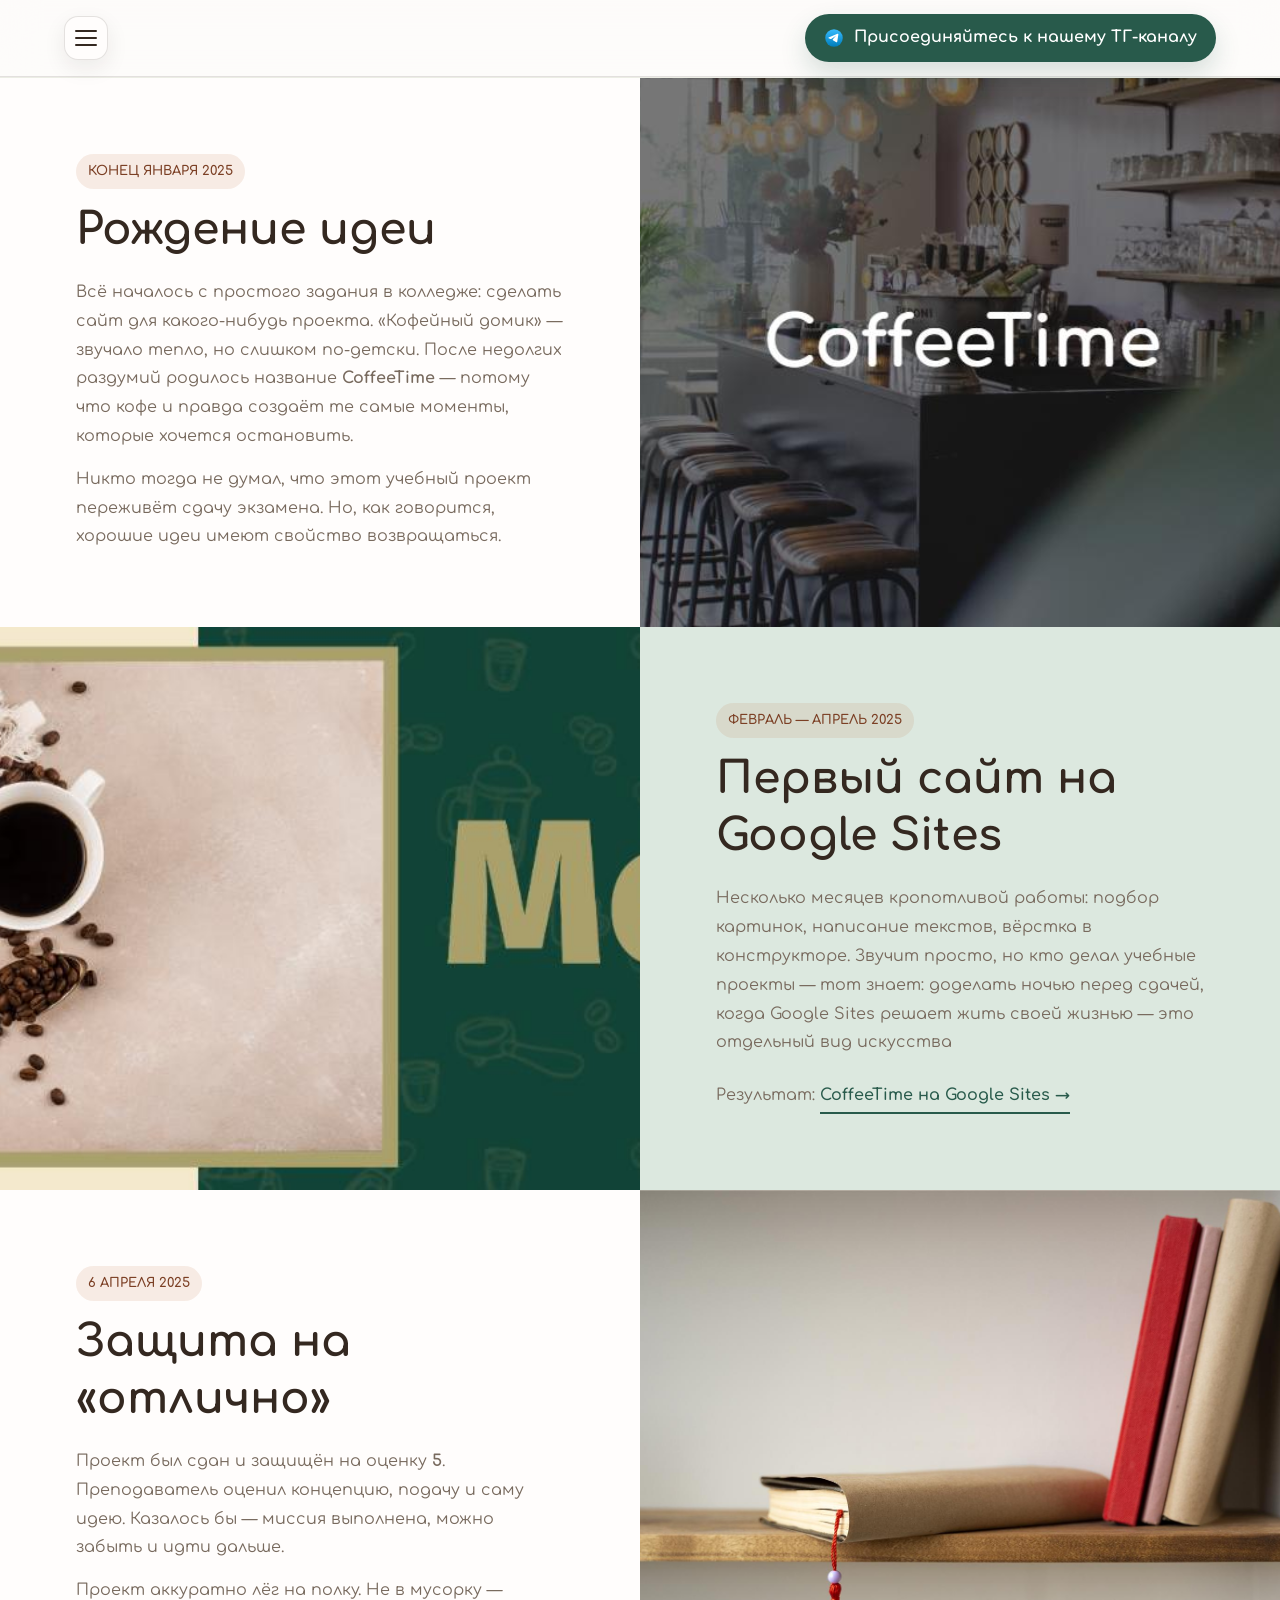
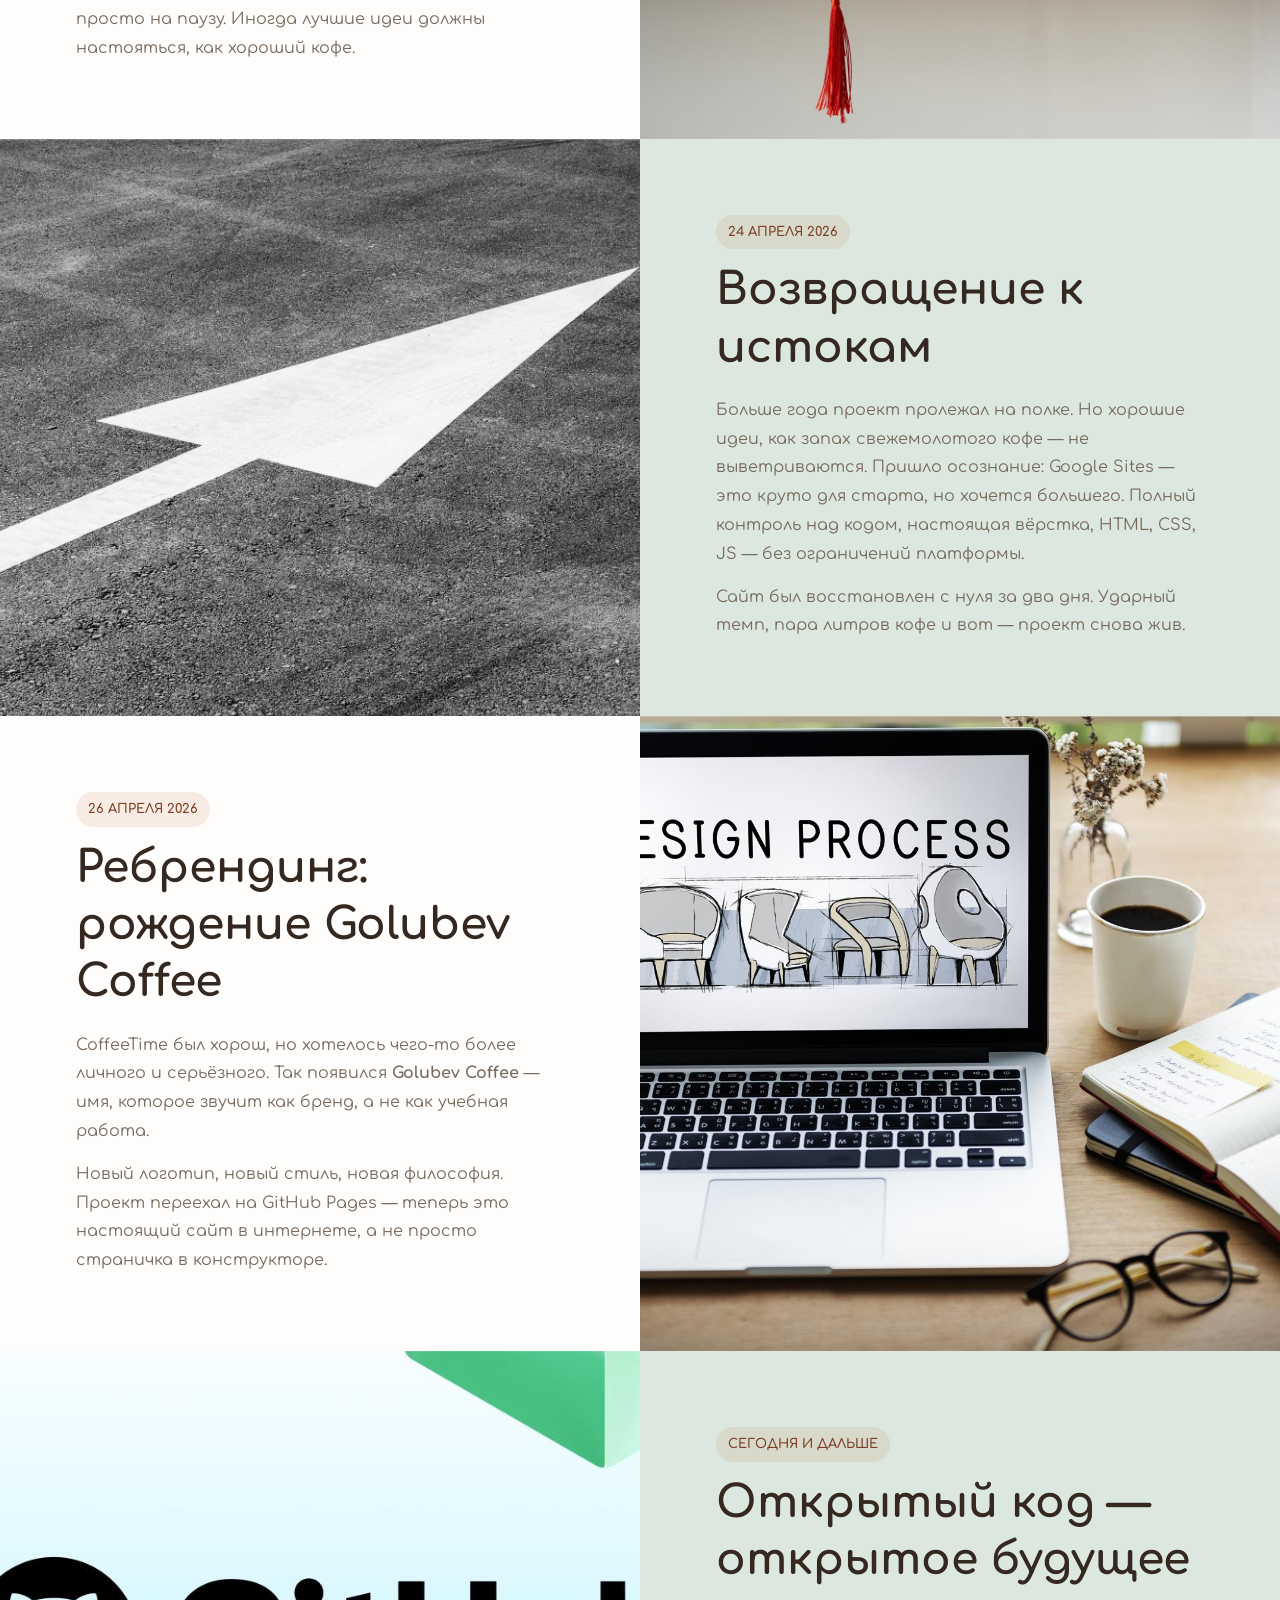
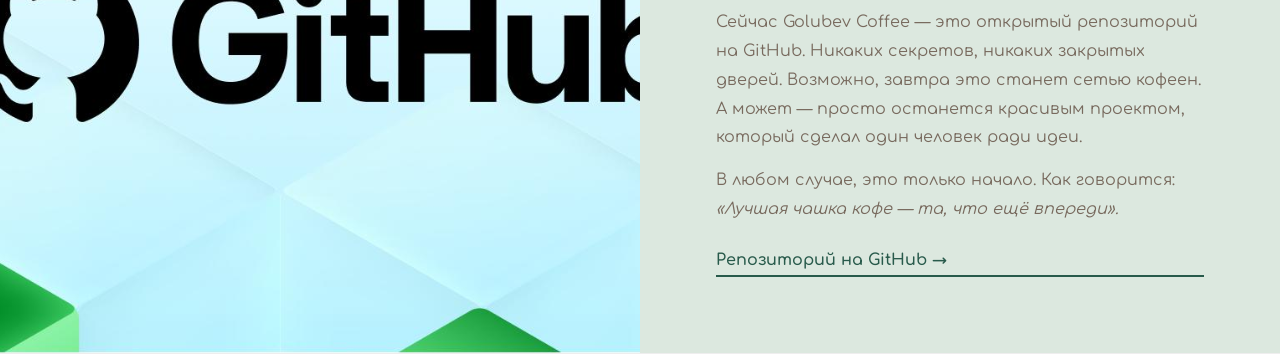
<file: about.html>
﻿<!DOCTYPE html>
<html lang="ru">
<head>
  <meta charset="UTF-8">
  <meta name="viewport" content="width=device-width, initial-scale=1.0">
  <title>О Golubev Coffee</title>
  <link rel="icon" type="image/svg+xml" href="assets/images/ui/logo.svg" sizes="any">
  <link rel="stylesheet" href="assets/css/variables.css">
  <link rel="stylesheet" href="assets/css/base.css">
  <link rel="stylesheet" href="assets/css/layout.css">
  <link rel="stylesheet" href="assets/css/components.css">
  <link rel="stylesheet" href="assets/css/pages/about.css">
  <link rel="stylesheet" href="assets/css/responsive.css">
  <link rel="stylesheet" href="assets/css/redesign.css">
</head>
<body>

  <!-- КОНТЕНТ СТРАНИЦЫ -->
  <section class="about-page">
    <!-- БЛОК 1: Рождение идеи — текст слева, фото справа -->
    <div class="story-block">
      <div class="story-text">
        <span class="story-date">Конец января 2025</span>
        <h2>Рождение идеи</h2>
        <p>Всё началось с простого задания в колледже: сделать сайт для какого-нибудь проекта. «Кофейный домик» — звучало тепло, но слишком по-детски. После недолгих раздумий родилось название <strong>CoffeeTime</strong> — потому что кофе и правда создаёт те самые моменты, которые хочется остановить.</p>
        <p>Никто тогда не думал, что этот учебный проект переживёт сдачу экзамена. Но, как говорится, хорошие идеи имеют свойство возвращаться.</p>
      </div>
      <div class="story-image" style="background-image: url('assets/images/optimized/coffeetime1.jpg');"></div>
    </div>

    <!-- БЛОК 2: Первый сайт — фото слева, текст справа -->
    <div class="story-block story-block--reverse">
      <div class="story-image" style="background-image: url('assets/images/optimized/coffeetime2.jpg');"></div>
      <div class="story-text">
        <span class="story-date">Февраль — Апрель 2025</span>
        <h2>Первый сайт на Google Sites</h2>
        <p>Несколько месяцев кропотливой работы: подбор картинок, написание текстов, вёрстка в конструкторе. Звучит просто, но кто делал учебные проекты — тот знает: доделать ночью перед сдачей, когда Google Sites решает жить своей жизнью — это отдельный вид искусства</p>
        <p>Результат: <a href="https://sites.google.com/view/coffee-time-ivanovo/главная?authuser=0" target="_blank" class="story-link">CoffeeTime на Google Sites →</a></p>
      </div>
    </div>

    <!-- БЛОК 3: Защита — текст слева, фото справа -->
    <div class="story-block">
      <div class="story-text">
        <span class="story-date">6 апреля 2025</span>
        <h2>Защита на «отлично»</h2>
        <p>Проект был сдан и защищён на оценку <strong>5</strong>. Преподаватель оценил концепцию, подачу и саму идею. Казалось бы — миссия выполнена, можно забыть и идти дальше.</p>
        <p>Проект аккуратно лёг на полку. Не в мусорку — просто на паузу. Иногда лучшие идеи должны настояться, как хороший кофе.</p>
      </div>
      <div class="story-image" style="background-image: url('assets/images/optimized/coffeetime3.jpg');"></div>
    </div>

    <!-- БЛОК 4: Возвращение — фото слева, текст справа -->
    <div class="story-block story-block--reverse">
      <div class="story-image" style="background-image: url('assets/images/optimized/coffeetime4.jpg');"></div>
      <div class="story-text">
        <span class="story-date">24 апреля 2026</span>
        <h2>Возвращение к истокам</h2>
        <p>Больше года проект пролежал на полке. Но хорошие идеи, как запах свежемолотого кофе — не выветриваются. Пришло осознание: Google Sites — это круто для старта, но хочется большего. Полный контроль над кодом, настоящая вёрстка, HTML, CSS, JS — без ограничений платформы.</p>
        <p>Сайт был восстановлен с нуля за два дня. Ударный темп, пара литров кофе и вот — проект снова жив.</p>
      </div>
    </div>

    <!-- БЛОК 5: Ребрендинг — текст слева, фото справа -->
    <div class="story-block">
      <div class="story-text">
        <span class="story-date">26 апреля 2026</span>
        <h2>Ребрендинг: рождение Golubev Coffee</h2>
        <p>CoffeeTime был хорош, но хотелось чего-то более личного и серьёзного. Так появился <strong>Golubev Coffee</strong> — имя, которое звучит как бренд, а не как учебная работа.</p>
        <p>Новый логотип, новый стиль, новая философия. Проект переехал на GitHub Pages — теперь это настоящий сайт в интернете, а не просто страничка в конструкторе.</p>
      </div>
      <div class="story-image" style="background-image: url('assets/images/optimized/coffeetime5.jpg');"></div>
    </div>

    <!-- БЛОК 6: Будущее — фото слева, текст справа -->
    <div class="story-block story-block--reverse">
      <div class="story-image" style="background-image: url('assets/images/optimized/coffeetime6.jpg');"></div>
      <div class="story-text">
        <span class="story-date">Сегодня и дальше</span>
        <h2>Открытый код — открытое будущее</h2>
        <p>Сейчас Golubev Coffee — это открытый репозиторий на GitHub. Никаких секретов, никаких закрытых дверей. Возможно, завтра это станет сетью кофеен. А может — просто останется красивым проектом, который сделал один человек ради идеи.</p>
        <p>В любом случае, это только начало. Как говорится: <em>«Лучшая чашка кофе — та, что ещё впереди».</em></p>
        <a href="https://github.com/Ilyushkaa7/golubevcoffee" target="_blank" class="story-link">Репозиторий на GitHub →</a>
      </div>
    </div>
  </section>
  <script src="assets/js/main.js" defer></script>
</body>
</html>
</file>
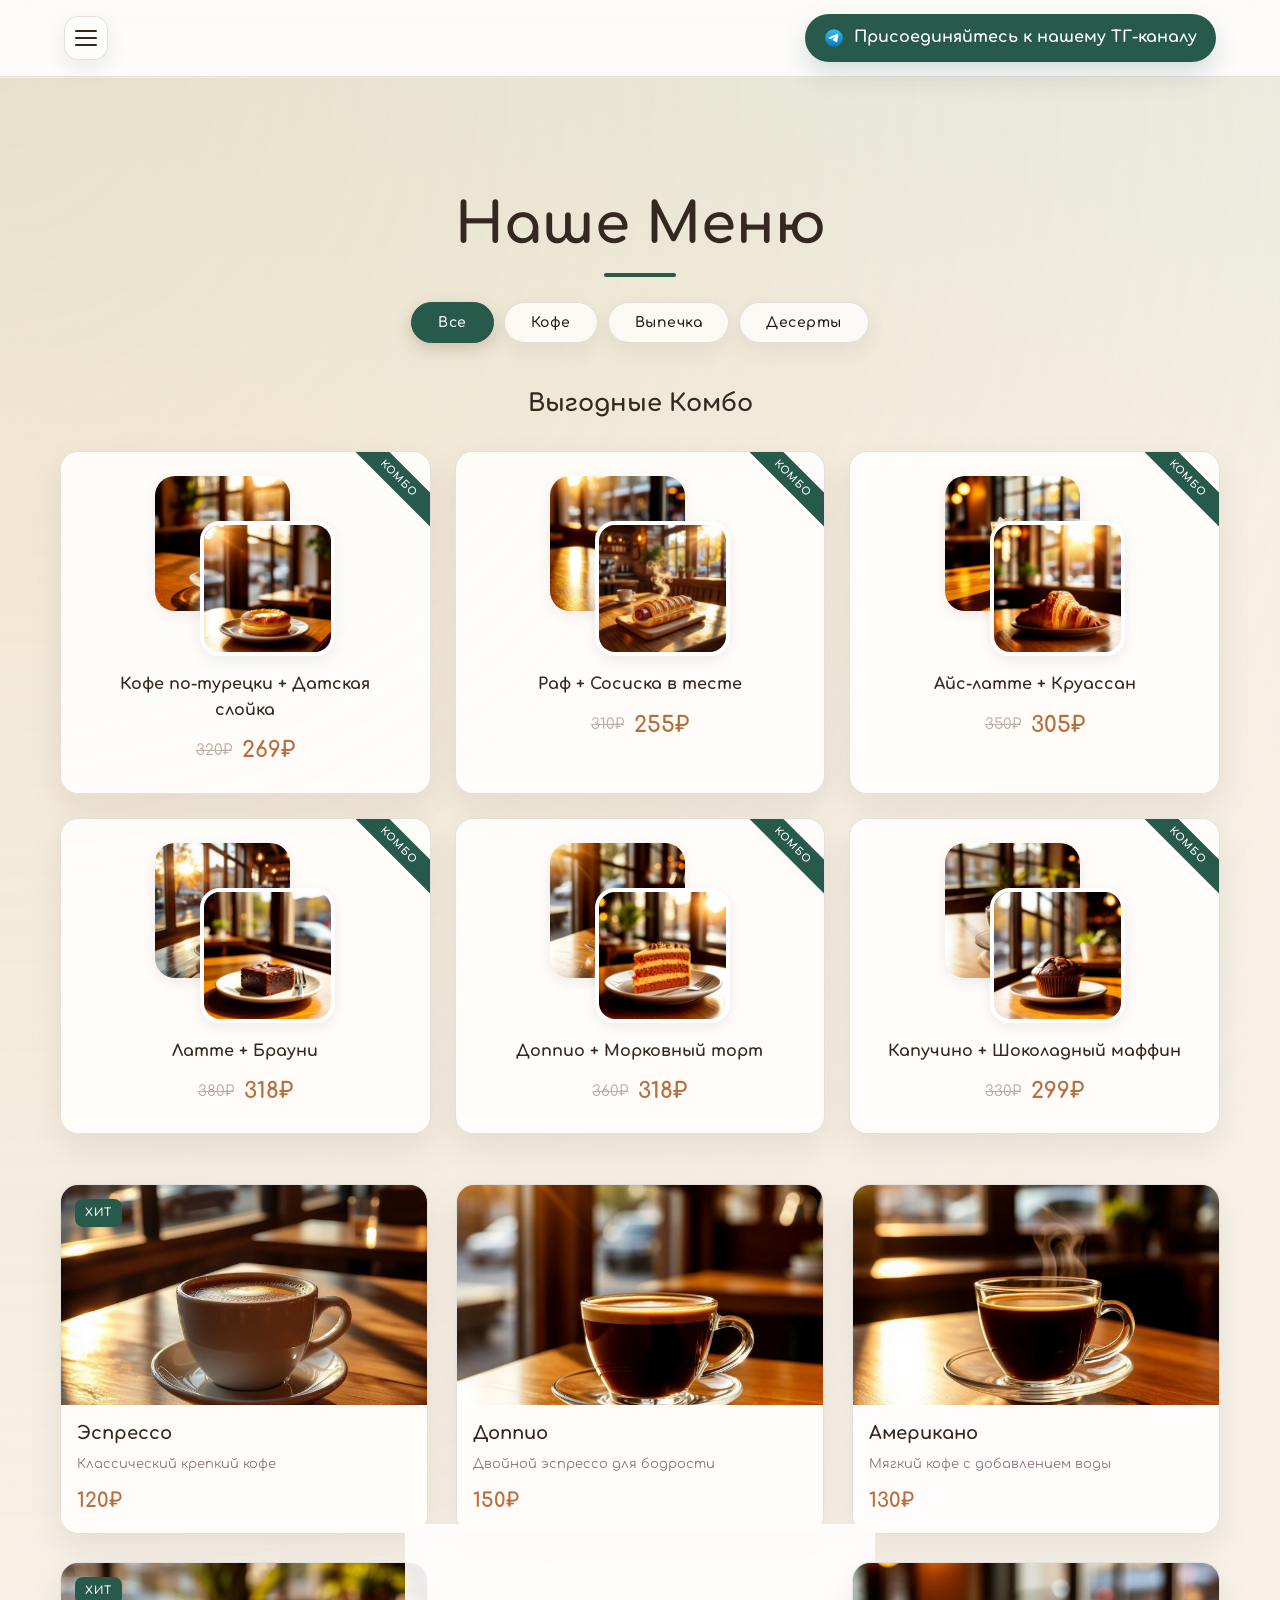
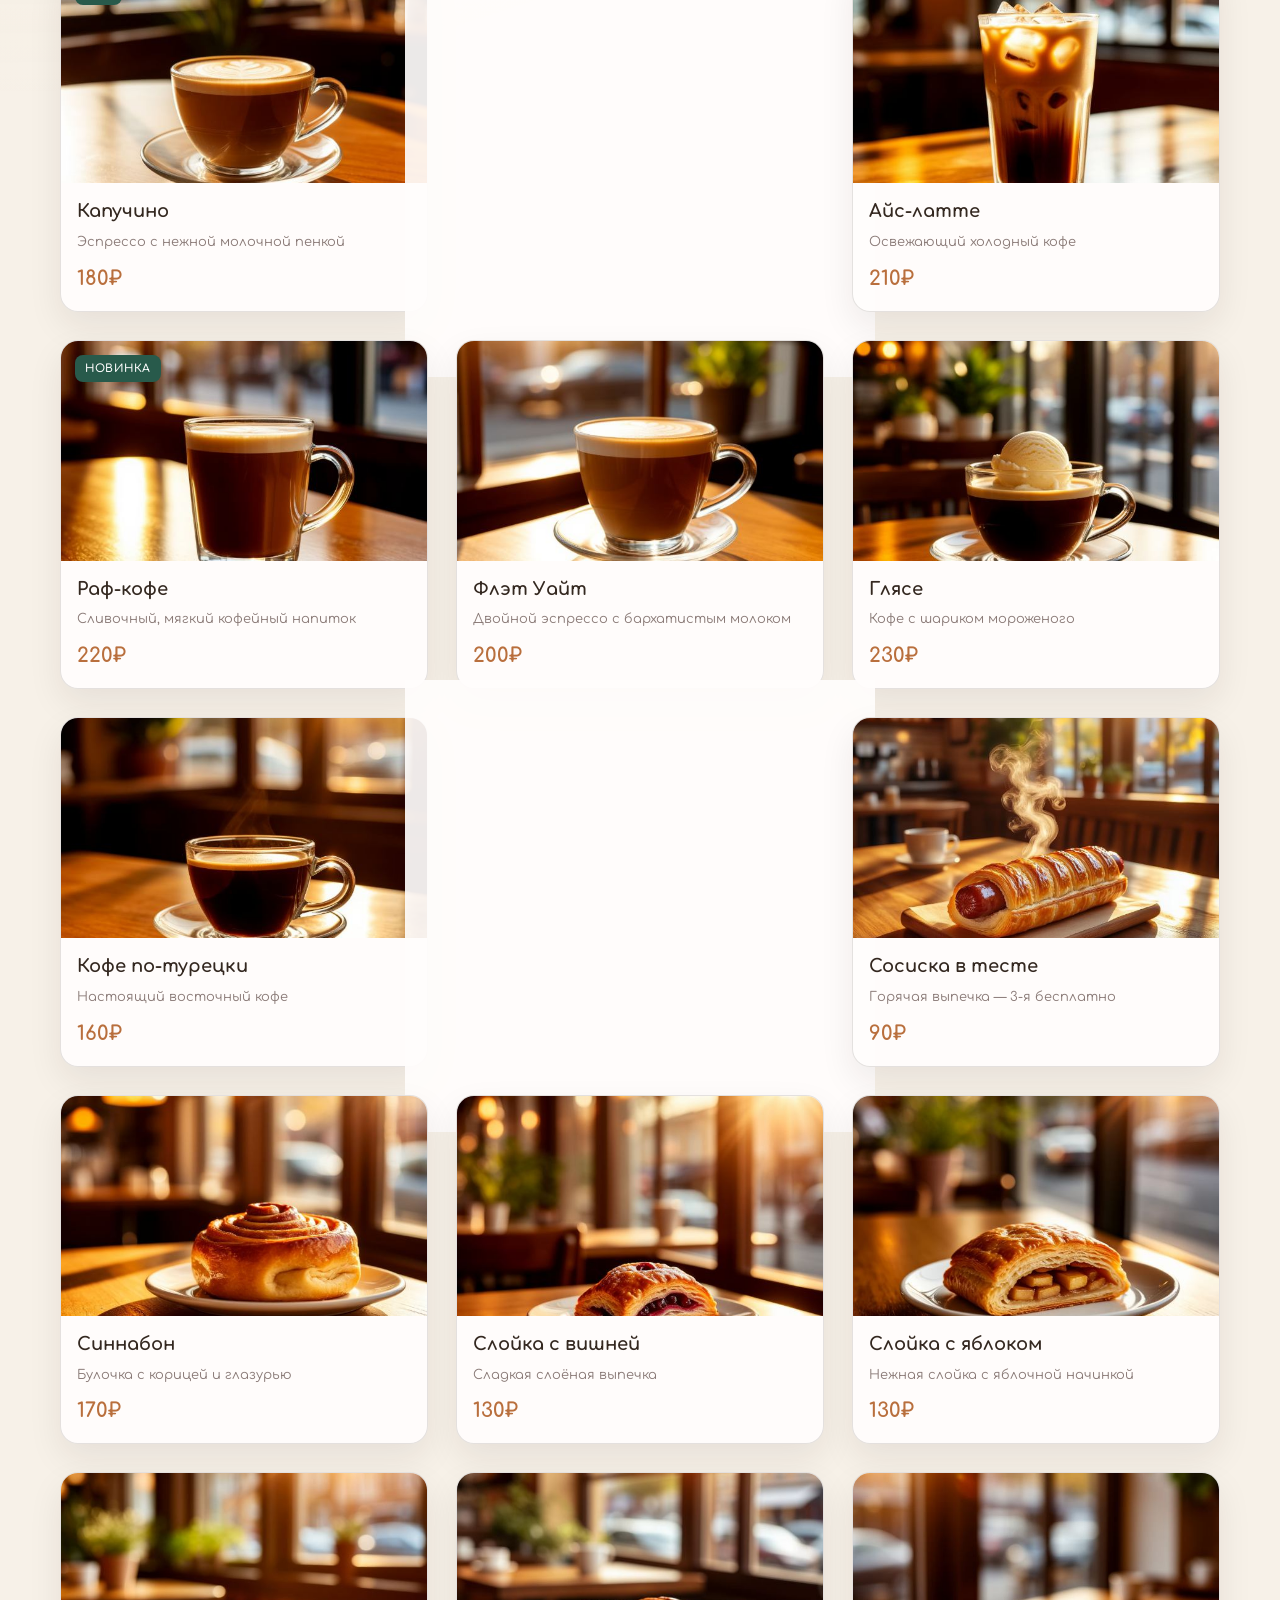
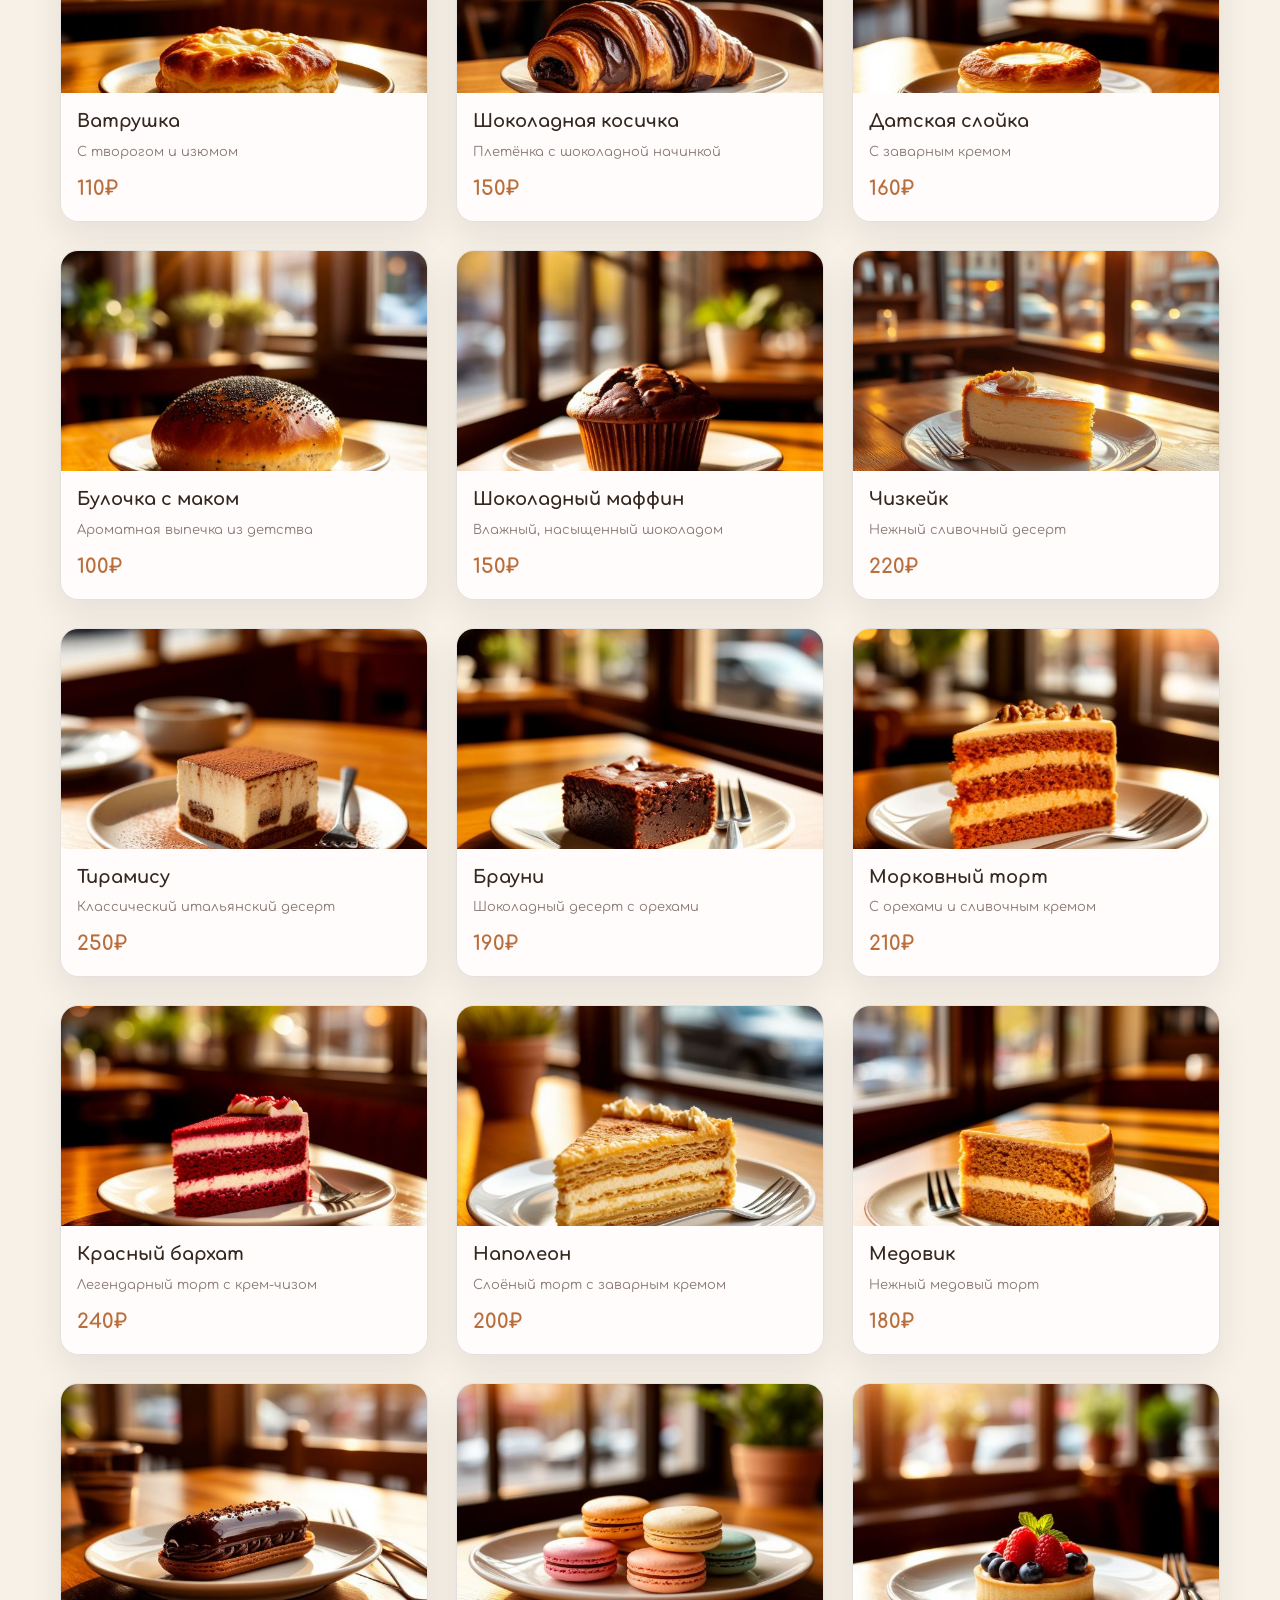
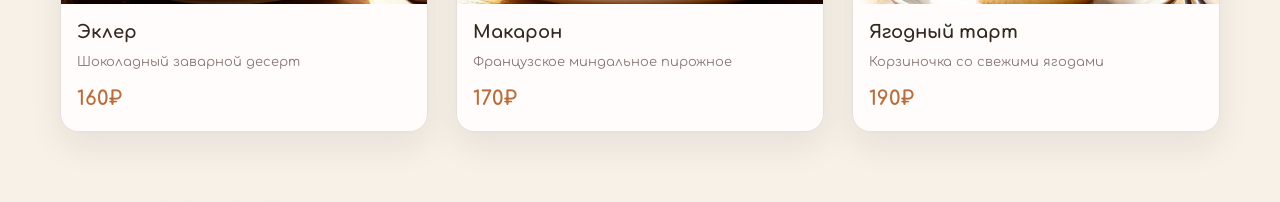
<file: menu.html>
<!DOCTYPE html>
<html lang="ru">
<head>
  <meta charset="UTF-8">
  <meta name="viewport" content="width=device-width, initial-scale=1.0">
  <title>Меню | Golubev Coffee</title>
  <link rel="icon" type="image/svg+xml" href="assets/images/ui/logo.svg" sizes="any">
  <link rel="stylesheet" href="assets/css/variables.css">
  <link rel="stylesheet" href="assets/css/base.css">
  <link rel="stylesheet" href="assets/css/layout.css">
  <link rel="stylesheet" href="assets/css/components.css">
  <link rel="stylesheet" href="assets/css/pages/menu.css">
  <link rel="stylesheet" href="assets/css/responsive.css">
  <link rel="stylesheet" href="assets/css/redesign.css">
</head>
<body>

  <section class="menu">
    <div class="container">
      <h1>Наше Меню</h1>

      <div class="custom-select-wrapper">
        <div class="custom-select-trigger">
          <span>Все</span>
          <div class="custom-select-arrow">☕</div>
        </div>
        <div class="custom-select-options">
          <div class="custom-option active" data-value="all">Все</div>
          <div class="custom-option" data-value="coffee">Кофе</div>
          <div class="custom-option" data-value="pastry">Выпечка</div>
          <div class="custom-option" data-value="dessert">Десерты</div>
        </div>
      </div>

      <div class="menu-filters">
        <button class="filter-btn active" data-filter="all">Все</button>
        <button class="filter-btn" data-filter="coffee">Кофе</button>
        <button class="filter-btn" data-filter="pastry">Выпечка</button>
        <button class="filter-btn" data-filter="dessert">Десерты</button>
      </div>

      <div class="combo-section">
        <h2 class="combo-title">Выгодные Комбо</h2>
        <div class="combo-grid">
          <div class="combo-card">
            <div class="combo-images">
              <img loading="lazy" decoding="async" src="assets/images/optimized/menu/turkish_coffee.jpg" alt="Кофе по-турецки" class="combo-img combo-img-back">
              <img loading="lazy" decoding="async" src="assets/images/optimized/menu/custard_danish.jpg" alt="Датская слойка" class="combo-img combo-img-front">
            </div>
            <div class="combo-info">
              <h3>Кофе по-турецки + Датская слойка</h3>
              <div class="combo-prices">
                <span class="combo-old-price">320₽</span>
                <span class="combo-price">269₽</span>
              </div>
            </div>
          </div>
          <div class="combo-card">
            <div class="combo-images">
              <img loading="lazy" decoding="async" src="assets/images/optimized/menu/raf_coffee.jpg" alt="Раф-кофе" class="combo-img combo-img-back">
              <img loading="lazy" decoding="async" src="assets/images/optimized/menu/sausage-in-puff-pastry.jpg" alt="Сосиска в тесте" class="combo-img combo-img-front">
            </div>
            <div class="combo-info">
              <h3>Раф + Сосиска в тесте</h3>
              <div class="combo-prices">
                <span class="combo-old-price">310₽</span>
                <span class="combo-price">255₽</span>
              </div>
            </div>
          </div>
          <div class="combo-card">
            <div class="combo-images">
              <img loading="lazy" decoding="async" src="assets/images/optimized/menu/iced_latte.jpg" alt="Айс-латте" class="combo-img combo-img-back">
              <img loading="lazy" decoding="async" src="assets/images/optimized/menu/croissant.jpg" alt="Круассан" class="combo-img combo-img-front">
            </div>
            <div class="combo-info">
              <h3>Айс-латте + Круассан</h3>
              <div class="combo-prices">
                <span class="combo-old-price">350₽</span>
                <span class="combo-price">305₽</span>
              </div>
            </div>
          </div>
          <div class="combo-card">
            <div class="combo-images">
              <img loading="lazy" decoding="async" src="assets/images/optimized/menu/latte.jpg" alt="Латте" class="combo-img combo-img-back">
              <img loading="lazy" decoding="async" src="assets/images/optimized/menu/chocolate_brownie.jpg" alt="Брауни" class="combo-img combo-img-front">
            </div>
            <div class="combo-info">
              <h3>Латте + Брауни</h3>
              <div class="combo-prices">
                <span class="combo-old-price">380₽</span>
                <span class="combo-price">318₽</span>
              </div>
            </div>
          </div>
          <div class="combo-card">
            <div class="combo-images">
              <img loading="lazy" decoding="async" src="assets/images/optimized/menu/doppio_espresso.jpg" alt="Доппио" class="combo-img combo-img-back">
              <img loading="lazy" decoding="async" src="assets/images/optimized/menu/carrot_cake.jpg" alt="Морковный торт" class="combo-img combo-img-front">
            </div>
            <div class="combo-info">
              <h3>Доппио + Морковный торт</h3>
              <div class="combo-prices">
                <span class="combo-old-price">360₽</span>
                <span class="combo-price">318₽</span>
              </div>
            </div>
          </div>
          <div class="combo-card">
            <div class="combo-images">
              <img loading="lazy" decoding="async" src="assets/images/optimized/menu/cappuccino.jpg" alt="Капучино" class="combo-img combo-img-back">
              <img loading="lazy" decoding="async" src="assets/images/optimized/menu/chocolate_muffin.jpg" alt="Шоколадный маффин" class="combo-img combo-img-front">
            </div>
            <div class="combo-info">
              <h3>Капучино + Шоколадный маффин</h3>
              <div class="combo-prices">
                <span class="combo-old-price">330₽</span>
                <span class="combo-price">299₽</span>
              </div>
            </div>
          </div>
        </div>
      </div>

      <div class="menu-grid" id="menuGrid">
        <div class="card" data-category="coffee">
          <img loading="lazy" decoding="async" src="assets/images/optimized/menu/espresso.jpg" alt="Эспрессо">
          <span class="badge">Хит</span>
          <h3>Эспрессо</h3>
          <p>Классический крепкий кофе</p>
          <div class="price">120₽</div>
        </div>
        <div class="card" data-category="coffee">
          <img loading="lazy" decoding="async" src="assets/images/optimized/menu/doppio_espresso.jpg" alt="Доппио">
          <h3>Доппио</h3>
          <p>Двойной эспрессо для бодрости</p>
          <div class="price">150₽</div>
        </div>
        <div class="card" data-category="coffee">
          <img loading="lazy" decoding="async" src="assets/images/optimized/menu/americano.jpg" alt="Американо">
          <h3>Американо</h3>
          <p>Мягкий кофе с добавлением воды</p>
          <div class="price">130₽</div>
        </div>
        <div class="card" data-category="coffee">
          <img loading="lazy" decoding="async" src="assets/images/optimized/menu/cappuccino.jpg" alt="Капучино">
          <span class="badge">Хит</span>
          <h3>Капучино</h3>
          <p>Эспрессо с нежной молочной пенкой</p>
          <div class="price">180₽</div>
        </div>
        <div class="card" data-category="coffee">
          <img loading="lazy" decoding="async" src="assets/images/optimized/menu/latte.jpg" alt="Латте">
          <span class="badge">Популярный</span>
          <h3>Латте</h3>
          <p>Мягкий кофейно-молочный напиток</p>
          <div class="price">190₽</div>
        </div>
        <div class="card" data-category="coffee">
          <img loading="lazy" decoding="async" src="assets/images/optimized/menu/iced_latte.jpg" alt="Айс-латте">
          <h3>Айс-латте</h3>
          <p>Освежающий холодный кофе</p>
          <div class="price">210₽</div>
        </div>
        <div class="card" data-category="coffee">
          <img loading="lazy" decoding="async" src="assets/images/optimized/menu/raf_coffee.jpg" alt="Раф-кофе">
          <span class="badge">Новинка</span>
          <h3>Раф-кофе</h3>
          <p>Сливочный, мягкий кофейный напиток</p>
          <div class="price">220₽</div>
        </div>
        <div class="card" data-category="coffee">
          <img loading="lazy" decoding="async" src="assets/images/optimized/menu/flat_white.jpg" alt="Флэт Уайт">
          <h3>Флэт Уайт</h3>
          <p>Двойной эспрессо с бархатистым молоком</p>
          <div class="price">200₽</div>
        </div>
        <div class="card" data-category="coffee">
          <img loading="lazy" decoding="async" src="assets/images/optimized/menu/glace_coffee.jpg" alt="Глясе">
          <h3>Глясе</h3>
          <p>Кофе с шариком мороженого</p>
          <div class="price">230₽</div>
        </div>
        <div class="card" data-category="coffee">
          <img loading="lazy" decoding="async" src="assets/images/optimized/menu/turkish_coffee.jpg" alt="Турецкий кофе">
          <h3>Кофе по-турецки</h3>
          <p>Настоящий восточный кофе</p>
          <div class="price">160₽</div>
        </div>
        <div class="card" data-category="pastry">
          <img loading="lazy" decoding="async" src="assets/images/optimized/menu/croissant.jpg" alt="Круассан">
          <span class="badge">Хит</span>
          <h3>Круассан</h3>
          <p>Воздушный французский круассан</p>
          <div class="price">140₽</div>
        </div>
        <div class="card" data-category="pastry">
          <img loading="lazy" decoding="async" src="assets/images/optimized/menu/sausage-in-puff-pastry.jpg" alt="Сосиска в тесте">
          <span class="badge">Акция</span>
          <h3>Сосиска в тесте</h3>
          <p>Горячая выпечка — 3-я бесплатно</p>
          <div class="price">90₽</div>
        </div>
        <div class="card" data-category="pastry">
          <img loading="lazy" decoding="async" src="assets/images/optimized/menu/cinnamon_roll.jpg" alt="Синнабон">
          <h3>Синнабон</h3>
          <p>Булочка с корицей и глазурью</p>
          <div class="price">170₽</div>
        </div>
        <div class="card" data-category="pastry">
          <img loading="lazy" decoding="async" src="assets/images/optimized/menu/cherry_puff_pastry.jpg" alt="Слойка с вишней">
          <h3>Слойка с вишней</h3>
          <p>Сладкая слоёная выпечка</p>
          <div class="price">130₽</div>
        </div>
        <div class="card" data-category="pastry">
          <img loading="lazy" decoding="async" src="assets/images/optimized/menu/apple_puff_pastry.jpg" alt="Слойка с яблоком">
          <h3>Слойка с яблоком</h3>
          <p>Нежная слойка с яблочной начинкой</p>
          <div class="price">130₽</div>
        </div>
        <div class="card" data-category="pastry">
          <img loading="lazy" decoding="async" src="assets/images/optimized/menu/cottage_cheese_pastry.jpg" alt="Ватрушка">
          <h3>Ватрушка</h3>
          <p>С творогом и изюмом</p>
          <div class="price">110₽</div>
        </div>
        <div class="card" data-category="pastry">
          <img loading="lazy" decoding="async" src="assets/images/optimized/menu/chocolate_braided_pastry.jpg" alt="Шоколадная косичка">
          <h3>Шоколадная косичка</h3>
          <p>Плетёнка с шоколадной начинкой</p>
          <div class="price">150₽</div>
        </div>
        <div class="card" data-category="pastry">
          <img loading="lazy" decoding="async" src="assets/images/optimized/menu/custard_danish.jpg" alt="Датская слойка">
          <h3>Датская слойка</h3>
          <p>С заварным кремом</p>
          <div class="price">160₽</div>
        </div>
        <div class="card" data-category="pastry">
          <img loading="lazy" decoding="async" src="assets/images/optimized/menu/poppy_seed_bun.jpg" alt="Булочка с маком">
          <h3>Булочка с маком</h3>
          <p>Ароматная выпечка из детства</p>
          <div class="price">100₽</div>
        </div>
        <div class="card" data-category="pastry">
          <img loading="lazy" decoding="async" src="assets/images/optimized/menu/chocolate_muffin.jpg" alt="Маффин">
          <h3>Шоколадный маффин</h3>
          <p>Влажный, насыщенный шоколадом</p>
          <div class="price">150₽</div>
        </div>
        <div class="card" data-category="dessert">
          <img loading="lazy" decoding="async" src="assets/images/optimized/menu/cheesecake.jpg" alt="Чизкейк">
          <span class="badge">Хит</span>
          <h3>Чизкейк</h3>
          <p>Нежный сливочный десерт</p>
          <div class="price">220₽</div>
        </div>
        <div class="card" data-category="dessert">
          <img loading="lazy" decoding="async" src="assets/images/optimized/menu/tiramisu.jpg" alt="Тирамису">
          <h3>Тирамису</h3>
          <p>Классический итальянский десерт</p>
          <div class="price">250₽</div>
        </div>
        <div class="card" data-category="dessert">
          <img loading="lazy" decoding="async" src="assets/images/optimized/menu/chocolate_brownie.jpg" alt="Брауни">
          <h3>Брауни</h3>
          <p>Шоколадный десерт с орехами</p>
          <div class="price">190₽</div>
        </div>
        <div class="card" data-category="dessert">
          <img loading="lazy" decoding="async" src="assets/images/optimized/menu/carrot_cake.jpg" alt="Морковный торт">
          <h3>Морковный торт</h3>
          <p>С орехами и сливочным кремом</p>
          <div class="price">210₽</div>
        </div>
        <div class="card" data-category="dessert">
          <img loading="lazy" decoding="async" src="assets/images/optimized/menu/red_velvet_cake.jpg" alt="Красный бархат">
          <h3>Красный бархат</h3>
          <p>Легендарный торт с крем-чизом</p>
          <div class="price">240₽</div>
        </div>
        <div class="card" data-category="dessert">
          <img loading="lazy" decoding="async" src="assets/images/optimized/menu/napoleon_cake.jpg" alt="Наполеон">
          <h3>Наполеон</h3>
          <p>Слоёный торт с заварным кремом</p>
          <div class="price">200₽</div>
        </div>
        <div class="card" data-category="dessert">
          <img loading="lazy" decoding="async" src="assets/images/optimized/menu/honey_cake.jpg" alt="Медовик">
          <h3>Медовик</h3>
          <p>Нежный медовый торт</p>
          <div class="price">180₽</div>
        </div>
        <div class="card" data-category="dessert">
          <img loading="lazy" decoding="async" src="assets/images/optimized/menu/chocolate_eclair.jpg" alt="Эклер">
          <h3>Эклер</h3>
          <p>Шоколадный заварной десерт</p>
          <div class="price">160₽</div>
        </div>
        <div class="card" data-category="dessert">
          <img loading="lazy" decoding="async" src="assets/images/optimized/menu/french_macarons.jpg" alt="Макарон">
          <h3>Макарон</h3>
          <p>Французское миндальное пирожное</p>
          <div class="price">170₽</div>
        </div>
        <div class="card" data-category="dessert">
          <img loading="lazy" decoding="async" src="assets/images/optimized/menu/berry_tartlet.jpg" alt="Ягодный тарт">
          <h3>Ягодный тарт</h3>
          <p>Корзиночка со свежими ягодами</p>
          <div class="price">190₽</div>
        </div>
      </div>
    </div>
  </section>

  <script src="assets/js/main.js"></script>
</body>
</html>
</file>
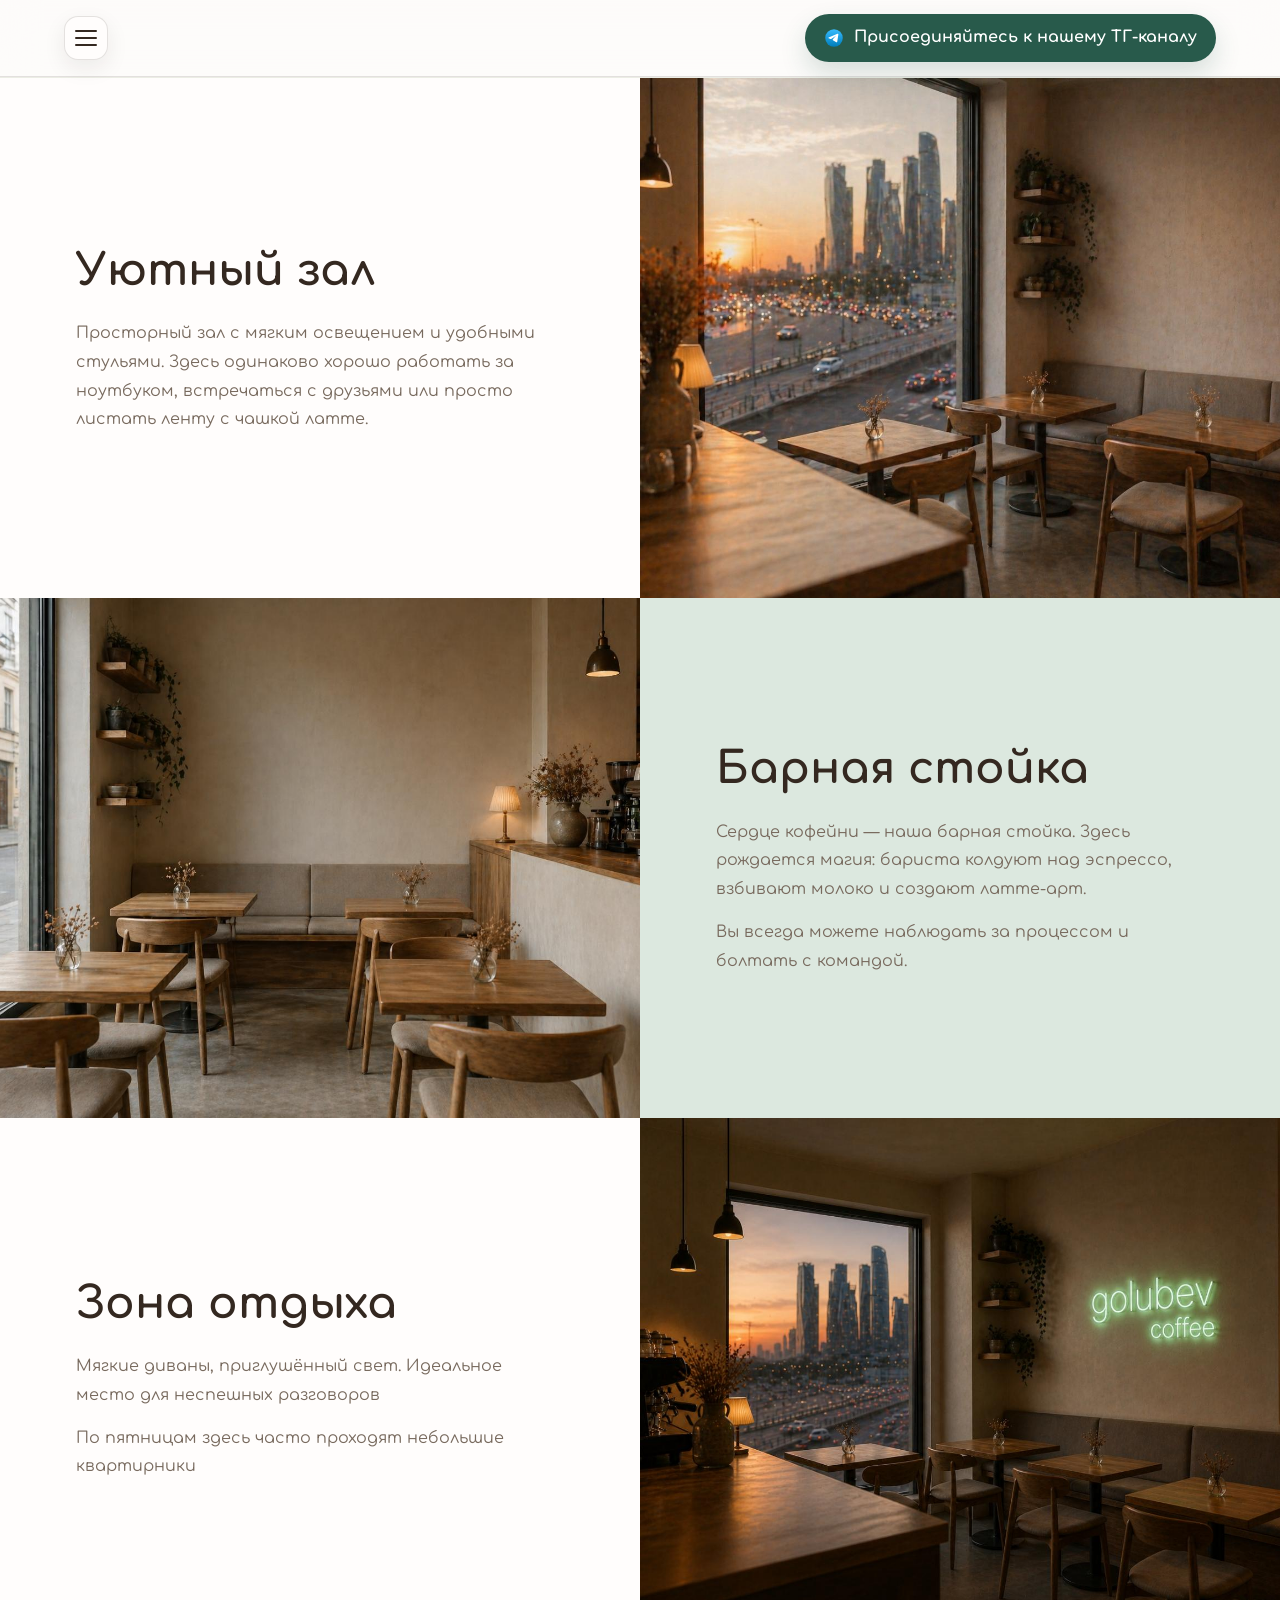
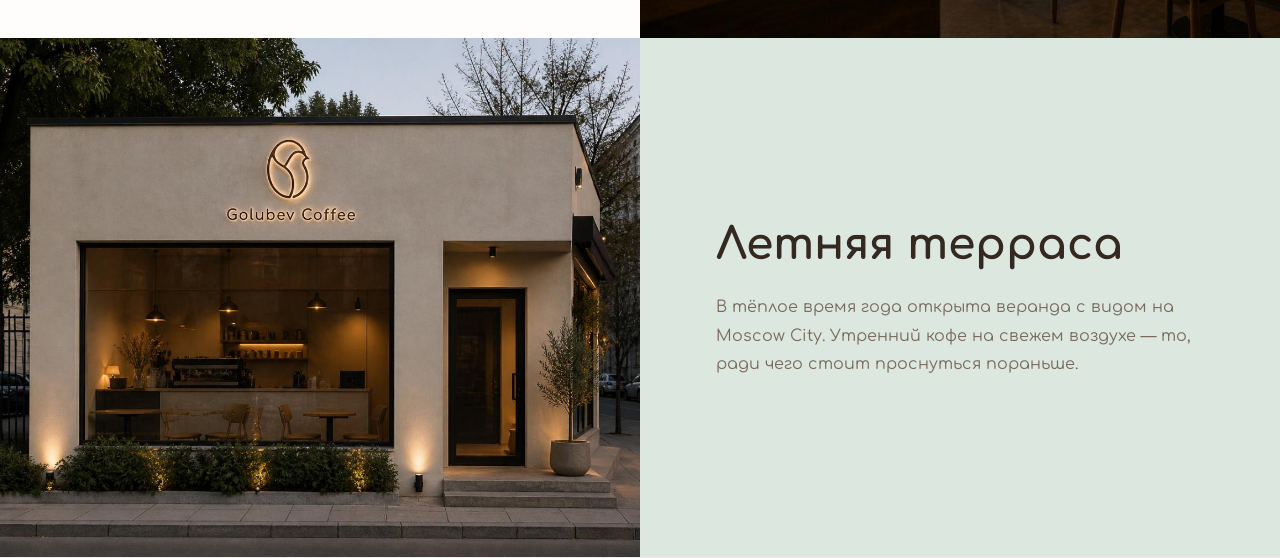
<file: place.html>
﻿<!DOCTYPE html>
<html lang="ru">
<head>
  <meta charset="UTF-8">
  <meta name="viewport" content="width=device-width, initial-scale=1.0">
  <title>Наше заведение | Golubev Coffee</title>
  <link rel="icon" type="image/svg+xml" href="assets/images/ui/logo.svg" sizes="any">
  <link rel="stylesheet" href="assets/css/variables.css">
  <link rel="stylesheet" href="assets/css/base.css">
  <link rel="stylesheet" href="assets/css/layout.css">
  <link rel="stylesheet" href="assets/css/components.css">
  <link rel="stylesheet" href="assets/css/pages/about.css">
  <link rel="stylesheet" href="assets/css/responsive.css">
  <link rel="stylesheet" href="assets/css/redesign.css">
</head>
<body>

  <!-- ХЕДЕР И НАВИГАЦИЯ ЗАГРУЖАЮТСЯ ЧЕРЕЗ main.js -->

  <section class="about-page">
    <!-- БЛОК 1 -->
    <div class="story-block">
      <div class="story-text">
        <h2>Уютный зал</h2>
        <p>Просторный зал с мягким освещением и удобными стульями. Здесь одинаково хорошо работать за ноутбуком, встречаться с друзьями или просто листать ленту с чашкой латте.</p>
      </div>
      <div class="story-image" style="background-image: url('assets/images/optimized/golubevcoffee-1.jpg');"></div>
    </div>

    <!-- БЛОК 2 -->
    <div class="story-block story-block--reverse">
      <div class="story-image" style="background-image: url('assets/images/optimized/golubevcoffee-2.jpg');"></div>
      <div class="story-text">
        <h2>Барная стойка</h2>
        <p>Сердце кофейни — наша барная стойка. Здесь рождается магия: бариста колдуют над эспрессо, взбивают молоко и создают латте-арт.</p>
        <p>Вы всегда можете наблюдать за процессом и болтать с командой.</p>
      </div>
    </div>

    <!-- БЛОК 3 -->
    <div class="story-block">
      <div class="story-text">
        <h2>Зона отдыха</h2>
        <p>Мягкие диваны, приглушённый свет. Идеальное место для неспешных разговоров</p>
        <p>По пятницам здесь часто проходят небольшие квартирники</p>
      </div>
      <div class="story-image" style="background-image: url('assets/images/optimized/golubevcoffee-3.jpg');"></div>
    </div>

    <!-- БЛОК 4 -->
    <div class="story-block story-block--reverse">
      <div class="story-image" style="background-image: url('assets/images/optimized/golubevcoffee-4.jpg');"></div>
      <div class="story-text">
        <h2>Летняя терраса</h2>
        <p>В тёплое время года открыта веранда с видом на Moscow City. Утренний кофе на свежем воздухе — то, ради чего стоит проснуться пораньше.</p>
      </div>
    </div>
  </section>

  <script src="assets/js/main.js" defer></script>
</body>
</html>
</file>
<file: assets/css/variables.css>
:root {
  --primary: #B96F3D;
  --primary-dark: #7B3F24;
  --secondary: #D9B56F;
  --accent: #285A4B;
  --accent-soft: #DCE8DF;
  --dark: #201A16;
  --ink: #342820;
  --light: #F7F1E8;
  --surface: #FFFDFC;
  --surface-strong: #F0E3D2;
  --muted: #786A5E;
  --line: rgba(32, 26, 22, 0.12);
  --shadow: 0 18px 48px rgba(32, 26, 22, 0.12);

  /* Шрифты */
  --font-title: 'Comfortaa', sans-serif;
  --font-text: 'Comfortaa', sans-serif;

  --radius: 18px;
  --transition: 0.25s ease;
  --container-width: 1200px;
}
</file>
<file: assets/css/base.css>
@font-face {
  font-family: 'Comfortaa';
  src: url('../fonts/Comfortaa/Comfortaa-Light.ttf') format('truetype');
  font-weight: 300;
  font-style: normal;
  font-display: swap;
}

@font-face {
  font-family: 'Comfortaa';
  src: url('../fonts/Comfortaa/Comfortaa-Regular.ttf') format('truetype');
  font-weight: 400;
  font-style: normal;
  font-display: swap;
}

@font-face {
  font-family: 'Comfortaa';
  src: url('../fonts/Comfortaa/Comfortaa-Medium.ttf') format('truetype');
  font-weight: 500;
  font-style: normal;
  font-display: swap;
}

@font-face {
  font-family: 'Comfortaa';
  src: url('../fonts/Comfortaa/Comfortaa-SemiBold.ttf') format('truetype');
  font-weight: 600;
  font-style: normal;
  font-display: swap;
}

@font-face {
  font-family: 'Comfortaa';
  src: url('../fonts/Comfortaa/Comfortaa-Bold.ttf') format('truetype');
  font-weight: 700;
  font-style: normal;
  font-display: swap;
}

/* Reset */
*,
*::before,
*::after {
  box-sizing: border-box;
  margin: 0;
  padding: 0;
}

/* Base document */
html {
  scroll-behavior: smooth;
}

body {
  font-family: var(--font-text);
  background:
    linear-gradient(180deg, rgba(220, 232, 223, 0.48), transparent 360px),
    var(--light);
  color: var(--dark);
  line-height: 1.6;
  overflow-x: hidden;
}

/* Media defaults */
img {
  max-width: 100%;
  display: block;
}

/* Links */
a {
  color: inherit;
  text-decoration: none;
}

/* Lists */
ul {
  list-style: none;
}

/* Layout container */
.container {
  max-width: var(--container-width);
  margin: 0 auto;
  padding: 0 20px;
}

/* Headings */
h1, h2, h3 {
  font-family: var(--font-title);
  letter-spacing: 0;
}

p {
  color: var(--muted);
}

/* Layout spacing for fixed header */
body.has-header {
  padding-top: 78px;
}

body.home-page {
  padding-top: 0;
}

@media (max-width: 480px) {
  body.has-header {
    padding-top: 66px;
  }
}

.section-kicker {
  display: inline-flex;
  align-items: center;
  width: fit-content;
  padding: 7px 12px;
  border: 1px solid rgba(40, 90, 75, 0.18);
  border-radius: 999px;
  background: rgba(220, 232, 223, 0.7);
  color: var(--accent);
  font-size: 12px;
  font-weight: 700;
  text-transform: uppercase;
}
</file>
<file: assets/css/layout.css>
/* =========================
   HEADER LAYOUT
========================= */

/* NOTE: avoid conflicting with .site-header in components */
.header-inner {
  display: flex;
  justify-content: space-between;
  align-items: center;
  padding: 20px 0;
}

/* Logo (layout-level only sizing behavior) */
.logo-img {
  height: 100px;
  width: auto;
  display: block;
}

/* Navigation layout */
nav ul {
  display: flex;
  gap: 20px;
}

nav a {
  transition: var(--transition);
}

nav a:hover {
  color: var(--primary);
}

/* =========================
   RESPONSIVE SAFETY (minimal fix)
========================= */

@media (max-width: 768px) {
  .footer-grid {
    grid-template-columns: 1fr;
  }

  nav ul {
    flex-wrap: wrap;
    justify-content: center;
  }
}
</file>
<file: assets/css/components.css>
/* ==========================================================================
   PRODUCT CARD (Для меню)
   ========================================================================== */
.card.hidden {
  display: none !important;
}

.card {
  background: var(--surface);
}

.card:hover {
  transform: translateY(-8px);
  box-shadow: 0 16px 32px rgba(90, 64, 43, 0.1);
}

.card img {
  width: 100%;
  height: 210px;
  object-fit: cover;
  transition: transform 0.4s ease;
}

.card:hover img { transform: scale(1.05); }

.card h3 {
  margin: 14px 16px 6px;
  font-family: var(--font-title);
  font-size: 18px;
  color: var(--dark);
}

.card p {
  margin: 0 16px 10px;
  font-size: 13px;
  color: #8A7A77;
  flex: 1;
}

.price {
  margin: 0 16px 16px;
  font-family: var(--font-title);
  font-weight: 700;
  font-size: 20px;
  color: var(--primary);
}

.badge {
  position: absolute;
  top: 14px;
  left: 14px;
  background: var(--primary);
  color: white;
  font-size: 11px;
  font-weight: 600;
  padding: 5px 10px;
  border-radius: 8px;
  text-transform: uppercase;
  letter-spacing: 0.5px;
}

/* ==========================================================================
   HEADER LAYOUT & COMPONENT
   ========================================================================== */
.site-header {
  position: fixed;
  inset: 0 0 auto 0;
  z-index: 998;
  background: var(--surface);
  border-bottom: 1px solid rgba(110, 78, 59, 0.12);
  transition: box-shadow 0.3s ease;
}

.home-page .site-header { display: none !important; }
.site-header.scrolled { box-shadow: 0 2px 20px rgba(45, 27, 24, 0.05); }

.header-inner {
  max-width: var(--container-width);
  margin: 0 auto;
  padding: 12px 24px;
  display: flex;
  align-items: center;
  justify-content: space-between;
  gap: 16px;
}

.burger-btn {
  width: 40px;
  height: 40px;
  background: transparent;
  border: 0;
  cursor: pointer;
  display: flex;
  flex-direction: column;
  justify-content: center;
  gap: 6px;
  z-index: 1000;
}

.burger-btn span {
  width: 24px;
  height: 2.5px;
  background: var(--dark);
  border-radius: 2px;
  transition: 0.3s;
}

.header-cta {
  display: flex;
  align-items: center;
}

.header-cta a {
  display: inline-flex;
  align-items: center;
  justify-content: center;
  padding: 10px 18px;
  border-radius: 999px;
  background: var(--secondary);
  color: var(--dark);
  font-weight: 700;
  text-decoration: none;
  border: 1px solid rgba(110, 78, 59, 0.2);
  transition: var(--transition);
}

.header-cta a:hover {
  background: var(--primary);
  color: white;
}

.burger-btn.open span:nth-child(1) { transform: translateY(8.5px) rotate(45deg); }
.burger-btn.open span:nth-child(2) { opacity: 0; }
.burger-btn.open span:nth-child(3) { transform: translateY(-8.5px) rotate(-45deg); }

/* ==========================================================================
   NAV OVERLAY
   ========================================================================== */
.nav-overlay {
  position: fixed;
  inset: 0;
  background: var(--light);
  opacity: 0;
  visibility: hidden;
  transition: 0.35s;
  z-index: 999;
}

.nav-overlay.open {
  opacity: 1;
  visibility: visible;
}

.hero-split { display: flex; min-height: 100vh; }
.hero-left {
  flex: 1;
  padding: 80px 60px;
  background: var(--surface);
  display: flex;
  flex-direction: column;
  justify-content: center;
}

.hero-nav ul {
  list-style: none;
  padding: 0;
  margin: 0;
  display: flex;
  flex-direction: column;
  gap: 24px;
}

.hero-nav a {
  font-family: var(--font-title);
  font-size: 32px;
  font-weight: 700;
  color: var(--dark);
  text-decoration: none;
  transition: var(--transition);
  display: inline-block;
}

.hero-nav a:hover {
  color: var(--primary);
  transform: translateX(10px);
}

.hero-contacts {
  margin-top: 40px;
  display: flex;
  flex-direction: column;
  gap: 10px;
}

.hero-contacts a {
  color: var(--dark);
  font-weight: 600;
  text-decoration: none;
  transition: color 0.3s ease;
}

.hero-contacts a:hover {
  color: var(--primary);
}

.hero-right {
  flex: 1;
  display: flex;
  align-items: stretch;
  justify-content: center;
  padding: 80px 60px;
}

.hero-preview {
  width: 100%;
  max-width: none;
  min-height: 100%;
  background: linear-gradient(180deg, rgba(248,240,232,0.99), rgba(255,255,255,0.95));
  border: 1px solid rgba(110, 78, 59, 0.12);
  border-radius: 32px;
  padding: 24px;
  box-shadow: 0 18px 45px rgba(90, 64, 43, 0.12);
  display: flex;
  flex-direction: column;
}

.hero-preview-image {
  width: 100%;
  flex: 1 1 auto;
  min-height: 0;
  border-radius: 24px;
  background-color: rgba(255, 247, 238, 0.95);
  background-size: cover;
  background-position: center;
  background-repeat: no-repeat;
  transition: background-image 0.35s ease, transform 0.35s ease;
}

.hero-preview-label {
  margin-top: 18px;
  font-family: var(--font-title);
  font-size: 16px;
  color: var(--dark);
  text-align: center;
}

.header-cta a {
  display: inline-flex;
  align-items: center;
  justify-content: center;
  gap: 10px;
  padding: 10px 18px;
  border-radius: 999px;
  background: var(--secondary);
  color: var(--dark);
  font-weight: 700;
  text-decoration: none;
  border: 1px solid rgba(110, 78, 59, 0.2);
  transition: var(--transition);
}

.header-cta a .tg-icon {
  width: 20px;
  height: 20px;
  display: inline-block;
  filter: none;
}

.header-cta a:hover {
  background: var(--primary);
  color: white;
}

/* ==========================================================================
   CONTACTS PAGE
   ========================================================================== */
.contacts-page {
  padding: 120px 0 60px;
  background: var(--light);
  min-height: 100vh;
}

.contacts-container {
  max-width: var(--container-width);
  margin: 0 auto;
  padding: 0 24px;
}

.contacts-title {
  text-align: center;
  font-family: var(--font-title);
  font-size: 42px;
  font-weight: 700;
  color: var(--dark);
  margin-bottom: 40px;
}

#map {
  width: 100%;
  height: 450px;
  border-radius: 24px;
  box-shadow: 0 12px 32px rgba(45, 27, 24, 0.06);
  border: 1px solid #EFEBE9;
  background: #eee;
}

.contacts-grid {
  display: grid;
  grid-template-columns: repeat(auto-fit, minmax(300px, 1fr));
  gap: 30px;
  margin-top: 40px;
}

.contact-card {
  background: var(--surface);
  border-radius: 24px;
  padding: 40px 30px;
  text-align: center;
  box-shadow: 0 8px 24px rgba(90, 64, 43, 0.05);
  border: 2px solid transparent;
  transition: var(--transition);
  display: flex;
  flex-direction: column;
  align-items: center;
  justify-content: center;
}

.contact-card:hover {
  transform: translateY(-6px);
  box-shadow: 0 16px 36px rgba(78, 52, 46, 0.08);
  border-color: #EFEBE9;
}

.contact-icon {
  font-size: 40px;
  margin-bottom: 16px;
}

.contact-card h3 {
  font-family: var(--font-title);
  font-size: 20px;
  color: var(--dark);
  margin: 0 0 12px 0;
}

.contact-card p {
  font-size: 15px;
  color: #7D6E6B;
  line-height: 1.6;
  margin: 0;
}

/* Telegram Карточка (Премиальный кофейный градиент) */
.contact-card-tg {
  background: linear-gradient(135deg, #4E342E, #2D1B18);
  border: none;
}

.contact-tg-link {
  text-decoration: none;
  display: flex;
  flex-direction: column;
  align-items: center;
  gap: 16px;
  width: 100%;
  height: 100%;
  justify-content: center;
}

.contact-card-tg .tg-text {
  font-family: var(--font-title);
  color: white;
  font-size: 18px;
  font-weight: 700;
  transition: var(--transition);
}

.contact-icon-tg {
  background: rgba(255, 255, 255, 0.1);
  width: 65px;
  height: 65px;
  display: flex;
  align-items: center;
  justify-content: center;
  border-radius: 50%;
  transition: var(--transition);
}

/* Стилизация SVG иконки внутри круга */
.contact-icon-tg img {
  width: 28px;
  height: 28px;
  filter: brightness(0) invert(1); /* Делает вашу темную иконку белой */
}

/* Эффекты ховера для Telegram */
.contact-card-tg:hover {
  transform: translateY(-6px);
  box-shadow: 0 16px 36px rgba(45, 27, 24, 0.3);
}

.contact-card-tg:hover .contact-icon-tg {
  background: #FFFDFB;
}

.contact-card-tg:hover .contact-icon-tg img {
  filter: none; /* Возвращает исходный цвет SVG при наведении, либо задай через fill */
}

.contact-card-tg:hover .tg-text {
  color: #FFFDFB;
  opacity: 0.9;
}

/* ==========================================================================
   RESPONSIVE / АДАПТИВ
   ========================================================================== */
@media (max-width: 768px) {
  .hero-split { flex-direction: column; }
  .hero-left { flex: 0 0 100%; padding: 40px 24px; }
  .hero-nav a { font-size: 26px; }

  .contacts-title { font-size: 32px; }
  #map { height: 320px; }
  .contacts-grid { grid-template-columns: 1fr; gap: 20px; }
}
</file>
<file: assets/css/pages/about.css>
/* ===== СТРАНИЦА "О GOLUBEV COFFEE" ===== */

.about-page {
  padding: 0;
}

.about-title {
  text-align: center;
  font-size: 40px;
  font-family: var(--font-title);
  color: var(--dark);
  margin-bottom: 10px;
}

.about-subtitle {
  text-align: center;
  font-size: 18px;
  color: #888;
  margin-bottom: 60px;
  font-family: var(--font-text);
}

/* ----- БЛОКИ ИСТОРИИ ----- */
.story-block {
  display: flex;
  min-height: 450px;
  border-top: 1px solid #eee;
}

.story-block:last-child {
  border-bottom: 1px solid #eee;
}

.story-text {
  flex: 1 1 50%;
  padding: 60px 50px;
  display: flex;
  flex-direction: column;
  justify-content: center;
  background: white;
}

.story-image {
  flex: 1 1 50%;
  background-size: cover;
  background-position: center;
  min-height: 350px;
}

.story-block--reverse .story-text {
  order: 2;
}

.story-block--reverse .story-image {
  order: 1;
}

.story-date {
  font-family: var(--font-text);
  font-size: 13px;
  font-weight: 600;
  text-transform: uppercase;
  letter-spacing: 2px;
  color: var(--primary);
  margin-bottom: 12px;
}

.story-text h2 {
  font-family: var(--font-title);
  font-size: 28px;
  color: var(--dark);
  margin-bottom: 20px;
  line-height: 1.3;
}

.story-text p {
  font-family: var(--font-text);
  font-size: 16px;
  color: #555;
  line-height: 1.8;
  margin-bottom: 14px;
}

.story-text p:last-child {
  margin-bottom: 0;
}

.story-link {
  display: inline-block;
  margin-top: 10px;
  color: var(--primary);
  font-weight: 600;
  text-decoration: none;
  border-bottom: 2px solid var(--primary);
  transition: all 0.3s;
  padding-bottom: 2px;
}

.story-link:hover {
  color: var(--dark);
  border-color: var(--dark);
  transform: translateX(4px);
}

/* ========== MEDIA ========== */
@media (max-width: 768px) {
  .about-page {
    padding: 0;
  }

  .about-title {
    font-size: 30px;
  }

  .about-subtitle {
    font-size: 15px;
    margin-bottom: 40px;
  }

  .story-block {
    flex-direction: column !important;
    min-height: auto;
  }

  .story-text {
    padding: 40px 24px;
    order: 2 !important;
  }

  .story-image {
    min-height: 250px;
    order: 1 !important;
  }

  .story-text h2 {
    font-size: 24px;
  }

  .story-text p {
    font-size: 15px;
  }
}

@media (max-width: 480px) {
  .about-title {
    font-size: 24px;
  }

  .story-text {
    padding: 30px 20px;
  }

  .story-text h2 {
    font-size: 20px;
  }

  .story-image {
    min-height: 200px;
  }
}
</file>
<file: assets/css/responsive.css>
@media (max-width: 1024px) {
  .header-inner {
    padding: 10px 18px;
  }

  .hero-split {
    flex-direction: column;
  }

  .hero-left,
  .hero-right {
    padding: 56px 32px;
  }

  .hero-right {
    min-height: 360px;
  }

  .hero-nav a {
    font-size: 28px;
  }
}

@media (max-width: 768px) {
  body.has-header {
    padding-top: 66px;
  }

  .header-cta a {
    padding: 8px 12px;
    font-size: 13px;
  }

  .hero-left,
  .hero-right {
    padding: 40px 22px;
  }

  .hero-nav a {
    font-size: 24px;
  }

  .hero-preview {
    border-radius: 22px;
    padding: 16px;
  }

  .hero-preview-image {
    min-height: 240px;
    border-radius: 18px;
  }
}

@media (max-width: 520px) {
  .header-inner {
    gap: 10px;
  }

  .header-cta a span {
    display: none;
  }

  .hero-nav ul {
    gap: 18px;
  }

  .hero-nav a {
    font-size: 21px;
  }

  .hero-contacts {
    margin-top: 30px;
    font-size: 14px;
  }
}
</file>
<file: assets/css/redesign.css>
/* Golubev Coffee visual refresh */

body {
  background:
    linear-gradient(180deg, rgba(220, 232, 223, 0.55), transparent 360px),
    var(--light);
}

.site-header {
  background: rgba(255, 253, 252, 0.9);
  backdrop-filter: blur(18px);
  -webkit-backdrop-filter: blur(18px);
  border-bottom: 1px solid var(--line);
}

.site-header.scrolled {
  box-shadow: 0 10px 32px rgba(32, 26, 22, 0.08);
}

.header-inner {
  padding: 14px 24px;
}

.burger-btn {
  box-sizing: border-box;
  width: 44px;
  height: 44px;
  min-width: 44px;
  padding: 0;
  background: var(--surface);
  border: 1px solid var(--line);
  border-radius: 14px;
  box-shadow: 0 8px 22px rgba(32, 26, 22, 0.08);
  display: inline-flex;
  align-items: center;
  justify-content: center;
  gap: 5px;
  flex-direction: column;
  flex: 0 0 auto;
}

.burger-btn span {
  display: block;
  width: 22px;
  height: 2px;
  background: var(--ink);
  border-radius: 999px;
  flex: 0 0 auto;
}

.burger-btn.open span:nth-child(1) {
  transform: translateY(7px) rotate(45deg);
}

.burger-btn.open span:nth-child(2) {
  opacity: 0;
}

.burger-btn.open span:nth-child(3) {
  transform: translateY(-7px) rotate(-45deg);
}

.header-cta a {
  background: var(--accent);
  color: #fff;
  border-color: transparent;
  box-shadow: 0 12px 26px rgba(40, 90, 75, 0.18);
}

.header-cta a:hover {
  background: var(--primary);
  color: #fff;
  transform: translateY(-1px);
}

.nav-overlay {
  background:
    radial-gradient(circle at top left, rgba(217, 181, 111, 0.28), transparent 34%),
    linear-gradient(135deg, #F9F3EA, #E4EEE7);
}

.hero-left {
  background: transparent;
}

.hero-nav a {
  color: var(--ink);
}

.hero-nav a:hover {
  color: var(--accent);
}

.hero-preview {
  border: 1px solid var(--line);
  border-radius: 22px;
  background: rgba(255, 253, 252, 0.82);
  box-shadow: var(--shadow);
}

.hero-preview-image {
  border-radius: 16px;
}

/* Home */
.home-page {
  min-height: 100vh;
  overflow-x: hidden;
  overflow-y: auto;
  height: auto;
}

body.home-page {
  overflow-x: hidden;
  overflow-y: auto;
  height: auto;
}

.video-overlay {
  background:
    linear-gradient(90deg, rgba(18, 20, 16, 0.84), rgba(18, 20, 16, 0.42) 48%, rgba(18, 20, 16, 0.7)),
    rgba(40, 90, 75, 0.18);
}

.video-background {
  background:
    linear-gradient(90deg, rgba(18, 20, 16, 0.84), rgba(18, 20, 16, 0.42) 48%, rgba(18, 20, 16, 0.7)),
    url("../images/optimized/home-poster.jpg") center / cover no-repeat;
}

.home-logo {
  top: 28px;
  left: 32px;
  transform: none;
}

.home-logo .logo-img {
  height: 92px;
  filter: brightness(0) invert(1);
}

.home-hero {
  position: relative;
  z-index: 2;
  min-height: 100vh;
  width: min(760px, calc(100% - 48px));
  padding: 180px 0 170px;
  margin-left: max(32px, calc((100vw - var(--container-width)) / 2 + 24px));
  display: flex;
  flex-direction: column;
  justify-content: center;
}

.home-kicker {
  width: fit-content;
  margin: 0 0 18px;
  padding: 8px 13px;
  border: 1px solid rgba(255, 255, 255, 0.28);
  border-radius: 999px;
  background: rgba(255, 255, 255, 0.12);
  backdrop-filter: blur(16px);
  -webkit-backdrop-filter: blur(16px);
  color: #F6E6C9;
  font-size: 12px;
  font-weight: 800;
  text-transform: uppercase;
}

.home-hero h1 {
  max-width: 720px;
  margin: 0;
  color: #FFFDFC;
  font-size: clamp(52px, 9vw, 108px);
  line-height: 0.92;
  text-shadow: 0 16px 38px rgba(0, 0, 0, 0.24);
}

.home-copy {
  max-width: 610px;
  margin: 24px 0 0;
  color: rgba(255, 253, 252, 0.86);
  font-size: clamp(16px, 2vw, 20px);
  font-weight: 500;
}

.home-actions {
  display: flex;
  flex-wrap: wrap;
  gap: 12px;
  margin-top: 34px;
}

.home-action {
  display: inline-flex;
  align-items: center;
  justify-content: center;
  min-height: 48px;
  padding: 13px 20px;
  border: 1px solid rgba(255, 255, 255, 0.28);
  border-radius: 999px;
  background: rgba(255, 255, 255, 0.12);
  backdrop-filter: blur(18px);
  -webkit-backdrop-filter: blur(18px);
  color: #FFFDFC;
  font-weight: 800;
  transition: var(--transition);
}

.home-action:hover {
  transform: translateY(-2px);
  background: rgba(255, 255, 255, 0.2);
}

.home-action-primary {
  background: var(--secondary);
  color: var(--dark);
  border-color: transparent;
}

.home-nav-wrapper {
  bottom: 34px;
  width: min(1080px, calc(100% - 48px));
  max-width: none;
  padding: 12px;
  background: rgba(255, 253, 252, 0.16);
  border-radius: 22px;
}

.home-nav ul {
  gap: 6px;
}

.home-nav a {
  display: inline-flex;
  padding: 12px 15px;
  border-radius: 14px;
  font-size: 14px;
  letter-spacing: 0;
}

.home-nav a::after {
  display: none;
}

.home-nav a:hover,
.home-nav a.active {
  background: rgba(255, 255, 255, 0.14);
}

/* Content pages */
.menu,
.contacts-page {
  background:
    radial-gradient(circle at top left, rgba(217, 181, 111, 0.22), transparent 32%),
    linear-gradient(180deg, rgba(220, 232, 223, 0.45), transparent 420px),
    var(--light);
}

.menu {
  padding: 118px 0 70px;
}

.menu h1,
.contacts-title,
.about-title {
  color: var(--ink);
  font-size: clamp(32px, 5vw, 56px);
  line-height: 1.05;
}

.menu h1::after,
.contacts-title::after {
  content: "";
  display: block;
  width: 72px;
  height: 4px;
  margin: 18px auto 0;
  border-radius: 99px;
  background: var(--accent);
}

.menu-filters {
  gap: 10px;
  margin-bottom: 42px;
}

.filter-btn {
  border: 1px solid var(--line);
  background: rgba(255, 253, 252, 0.82);
  box-shadow: 0 8px 22px rgba(32, 26, 22, 0.06);
}

.filter-btn:hover {
  border-color: rgba(40, 90, 75, 0.38);
  color: var(--accent);
}

.filter-btn.active {
  background: var(--accent);
  border-color: var(--accent);
  color: #fff;
}

.custom-select-trigger {
  background: var(--accent);
  border-radius: 16px;
}

.custom-select-options {
  background: var(--surface);
  border: 1px solid var(--line);
}

.custom-option {
  color: var(--ink);
}

.custom-option:hover,
.custom-option.active {
  background: var(--accent-soft);
  color: var(--accent);
}

.combo-title {
  color: var(--ink);
}

.combo-card,
.card,
.contact-card {
  border: 1px solid var(--line);
  border-radius: 18px;
  background: rgba(255, 253, 252, 0.92);
  box-shadow: 0 14px 34px rgba(32, 26, 22, 0.08);
}

.combo-card::before,
.badge {
  background: var(--accent);
}

.combo-card:hover,
.card:hover,
.contact-card:hover {
  transform: translateY(-5px);
  box-shadow: 0 20px 46px rgba(32, 26, 22, 0.13);
}

.card img {
  height: 220px;
}

.card h3,
.combo-info h3,
.contact-card h3 {
  color: var(--ink);
}

.price,
.combo-price {
  color: var(--primary);
}

/* Story pages */
.about-page {
  background: var(--light);
}

.story-block {
  min-height: 520px;
  border: 0;
}

.story-block:nth-child(odd) .story-text {
  background: var(--surface);
}

.story-block:nth-child(even) .story-text {
  background: var(--accent-soft);
}

.story-text {
  padding: clamp(36px, 6vw, 76px);
}

.story-date {
  width: fit-content;
  padding: 7px 12px;
  border-radius: 999px;
  background: rgba(185, 111, 61, 0.12);
  color: var(--primary-dark);
  letter-spacing: 0;
}

.story-text h2 {
  color: var(--ink);
  font-size: clamp(26px, 4vw, 44px);
}

.story-text p {
  color: var(--muted);
}

.story-link {
  color: var(--accent);
  border-color: var(--accent);
}

.story-image {
  min-height: 440px;
}

/* Contacts */
#map {
  border: 1px solid var(--line);
  border-radius: 18px;
  box-shadow: var(--shadow);
}

.contacts-grid {
  align-items: stretch;
}

.contact-card {
  min-height: 220px;
}

.contact-icon {
  width: 64px;
  height: 64px;
  display: grid;
  place-items: center;
  margin-bottom: 18px;
  border-radius: 18px;
  background: var(--accent-soft);
}

.contact-card-tg {
  background: var(--accent);
}

.contact-card-tg:hover {
  box-shadow: 0 22px 48px rgba(40, 90, 75, 0.28);
}

@media (max-width: 900px) {
  .hero-split {
    min-height: 100vh;
  }

  .hero-left,
  .hero-right {
    padding: 42px 22px;
  }

  .home-logo {
    top: 18px;
    left: 18px;
  }

  .home-logo .logo-img {
    height: 70px;
  }

  .home-hero {
    width: calc(100% - 32px);
    min-height: auto;
    margin: 0 16px;
    padding: 128px 0 260px;
  }

  .home-nav-wrapper {
    bottom: 18px;
    width: calc(100% - 24px);
    padding: 10px;
  }

  .home-nav ul {
    flex-wrap: wrap;
    gap: 6px;
  }

  .home-nav a {
    padding: 10px 11px;
    font-size: 12px;
  }

  .story-block,
  .story-block--reverse {
    flex-direction: column;
  }

  .story-block--reverse .story-text,
  .story-block--reverse .story-image {
    order: initial;
  }
}

@media (max-width: 520px) {
  .header-cta a {
    width: 44px;
    height: 44px;
    padding: 0;
  }

  .home-logo .logo-img {
    height: 62px;
  }

  .home-nav-wrapper {
    bottom: 12px;
  }

  .home-nav a {
    font-size: 11px;
  }

  .menu-grid {
    grid-template-columns: 1fr;
  }

  .card img {
    height: 240px;
  }

  .story-image {
    min-height: 260px;
  }
}
</file>
<file: assets/css/pages/menu.css>
/* ==========================================================================
   СТРАНИЦА МЕНЮ (ПОЛНЫЙ СТИЛЕВОЙ ФАЙЛ)
   ========================================================================== */

.menu {
  padding: 120px 0 60px;
  background: var(--light);
  min-height: 100vh;
  display: block !important;
}

.menu h1 {
  text-align: center;
  margin-bottom: 25px;
  font-size: 36px;
  font-family: var(--font-title);
  color: var(--dark);
}

/* --------------------------------------------------------------------------
   КРАСИВЫЙ КАСТОМНЫЙ СЕЛЕКТ (ЭСТЕТИКА МАКЕТА)
   -------------------------------------------------------------------------- */
.custom-select-wrapper {
  display: none; /* По умолчанию скрыт на десктопе, включится в медиа-запросах */
  width: 100%;
  max-width: 340px;
  margin: 0 auto 35px auto;
  position: relative;
  font-family: 'Comfortaa', sans-serif;
  z-index: 100;
}

.custom-select-trigger {
  padding: 16px 24px;
  font-size: 16px;
  font-weight: 700;
  color: #FFFDFB;
  background: linear-gradient(135deg, var(--primary), #8f6e56);
  border-radius: 20px;
  box-shadow: 0 8px 25px rgba(90, 64, 43, 0.14);
  cursor: pointer;
  display: flex;
  justify-content: space-between;
  align-items: center;
  transition: var(--transition);
}

.custom-select-trigger:hover {
  transform: translateY(-2px);
  box-shadow: 0 10px 28px rgba(45, 27, 24, 0.3);
}

.custom-select-arrow {
  font-size: 18px;
  transition: transform 0.3s ease;
}

.custom-select-trigger.active .custom-select-arrow {
  transform: rotate(180deg);
}

/* Выпадающий список категорий */
.custom-select-options {
  position: absolute;
  top: calc(100% + 8px);
  left: 0;
  right: 0;
  background: linear-gradient(135deg, #9f7c61, #bfa88a);
  border-radius: 20px;
  overflow: hidden;
  box-shadow: 0 12px 35px rgba(0, 0, 0, 0.16);
  opacity: 0;
  visibility: hidden;
  transform: translateY(-10px);
  transition: all 0.3s cubic-bezier(0.4, 0, 0.2, 1);
}

.custom-select-options.open {
  opacity: 1;
  visibility: visible;
  transform: translateY(0);
}

.custom-option {
  padding: 14px 24px;
  font-size: 15px;
  color: rgba(255, 255, 255, 0.8);
  cursor: pointer;
  transition: all 0.2s ease;
  border-bottom: 1px solid rgba(255, 255, 255, 0.05);
}

.custom-option:last-child {
  border-bottom: none;
}

.custom-option:hover {
  background: rgba(255, 255, 255, 0.08);
  color: #FFFDFB;
  padding-left: 30px;
}

.custom-option.active {
  background: rgba(255, 255, 255, 0.15);
  color: #FFFDFB;
  font-weight: 700;
}

/* --------------------------------------------------------------------------
   ДЕСКТOПНЫЕ ФИЛЬТРЫ
   -------------------------------------------------------------------------- */
.menu-filters {
  display: flex;
  justify-content: center;
  align-items: center;
  gap: 12px;
  flex-wrap: wrap;
  margin-bottom: 40px;
}

.filter-btn {
  padding: 12px 26px;
  background: var(--surface);
  border: 2px solid rgba(110, 78, 59, 0.15);
  border-radius: 50px;
  font-family: var(--font-title);
  font-size: 14px;
  font-weight: 600;
  color: var(--dark);
  cursor: pointer;
  transition: var(--transition);
  letter-spacing: 0.5px;
}

.filter-btn:hover {
  border-color: var(--primary);
  color: var(--primary);
  transform: translateY(-2px);
  box-shadow: 0 4px 12px rgba(110, 78, 59, 0.12);
}

.filter-btn.active {
  background: var(--primary);
  border-color: var(--primary);
  color: white;
  box-shadow: 0 6px 16px rgba(110, 78, 59, 0.25);
}

/* --------------------------------------------------------------------------
   КОМБО-СЕКЦИЯ
   -------------------------------------------------------------------------- */
.combo-section {
  margin-bottom: 50px;
}

.combo-section.hidden {
  display: none !important;
}

.combo-title {
  text-align: center;
  font-family: var(--font-title);
  font-size: 24px;
  color: var(--dark);
  margin-bottom: 28px;
}

.combo-grid {
  display: grid;
  grid-template-columns: repeat(auto-fill, minmax(300px, 1fr));
  gap: 24px;
}

.combo-card {
  background: linear-gradient(135deg, var(--surface), #fffdf8);
  border: 2px solid rgba(110, 78, 59, 0.12);
  border-radius: 24px;
  padding: 24px;
  display: flex;
  flex-direction: column;
  align-items: center;
  text-align: center;
  transition: var(--transition);
  position: relative;
  overflow: hidden;
  box-shadow: 0 6px 18px rgba(110, 78, 59, 0.08);
}

.combo-card::before {
  content: 'КОМБО';
  position: absolute;
  top: 14px;
  right: -32px;
  background: var(--primary);
  color: white;
  font-size: 10px;
  font-weight: 700;
  padding: 4px 40px;
  transform: rotate(45deg);
  letter-spacing: 1px;
}

.combo-card:hover {
  transform: translateY(-6px);
  box-shadow: 0 12px 28px rgba(90, 64, 43, 0.12);
  border-color: var(--primary);
}

.combo-images {
  position: relative;
  width: 180px;
  height: 180px;
  margin-bottom: 16px;
}

.combo-img {
  width: 135px;
  height: 135px;
  object-fit: cover;
  border-radius: 20px;
  position: absolute;
  box-shadow: 0 4px 14px rgba(45, 27, 24, 0.08);
}

.combo-img-back {
  top: 0;
  left: 0;
  z-index: 1;
}

.combo-img-front {
  bottom: 0;
  right: 0;
  z-index: 2;
  border: 4px solid white;
}

.combo-info h3 {
  font-family: 'Comfortaa', sans-serif;
  font-size: 16px;
  color: #2D1B18;
  margin-bottom: 10px;
  padding: 0 10px;
}

.combo-prices {
  display: flex;
  align-items: center;
  justify-content: center;
  gap: 10px;
}

.combo-old-price {
  font-family: 'Comfortaa', sans-serif;
  font-size: 15px;
  color: #BCAAA4;
  text-decoration: line-through;
}

.combo-price {
  font-family: 'Comfortaa', sans-serif;
  font-size: 22px;
  font-weight: 700;
  color: #D87040;
}

/* --------------------------------------------------------------------------
   СЕТКА СТАНДАРТНЫХ ТОВАРОВ И АНИМАЦИИ
   -------------------------------------------------------------------------- */
.menu-grid {
  display: grid;
  grid-template-columns: repeat(auto-fill, minmax(280px, 1fr));
  gap: 28px;
}

.card {
  background: var(--surface);
  border-radius: 20px;
  overflow: hidden;
  box-shadow: 0 8px 24px rgba(90, 64, 43, 0.08);
  display: flex;
  flex-direction: column;
  position: relative;
  transition: transform 0.3s ease, box-shadow 0.3s ease;
  animation: menuFadeInUp 0.5s ease forwards !important;
  opacity: 0;
}

@keyframes menuFadeInUp {
  from { opacity: 0; transform: translateY(20px); }
  to { opacity: 1; transform: translateY(0); }
}

.card:nth-child(1) { animation-delay: 0.05s; }
.card:nth-child(2) { animation-delay: 0.1s; }
.card:nth-child(3) { animation-delay: 0.15s; }
.card:nth-child(4) { animation-delay: 0.2s; }

/* ==========================================================================
   MEDIA QUERIES (Адаптация под мобильные экраны)
   ========================================================================== */

@media (max-width: 768px) {
  .menu { 
    padding-top: 40px; 
  }
  .menu h1 { 
    font-size: 28px; 
  }
  
  /* Скрываем кнопки фильтров, выводим красивый кофейный селект */
  .menu-filters { 
    display: none !important; 
  }
  .custom-select-wrapper { 
    display: block !important; 
  }
  
  .combo-grid { 
    grid-template-columns: 1fr; 
    gap: 16px; 
  }
  .combo-images { 
    width: 160px; 
    height: 160px; 
  }
  .combo-img { 
    width: 120px; 
    height: 120px; 
  }
  .menu-grid { 
    grid-template-columns: repeat(auto-fill, minmax(220px, 1fr)); 
    gap: 16px; 
  }
}

@media (max-width: 480px) {
  .menu h1 { 
    font-size: 24px; 
  }
  .combo-title { 
    font-size: 20px; 
  }
  .combo-images { 
    width: 140px; 
    height: 140px; 
  }
  .combo-img { 
    width: 110px; 
    height: 110px; 
  }
  .menu-grid { 
    grid-template-columns: 1fr 1fr; 
    gap: 12px; 
  }
}
</file>
